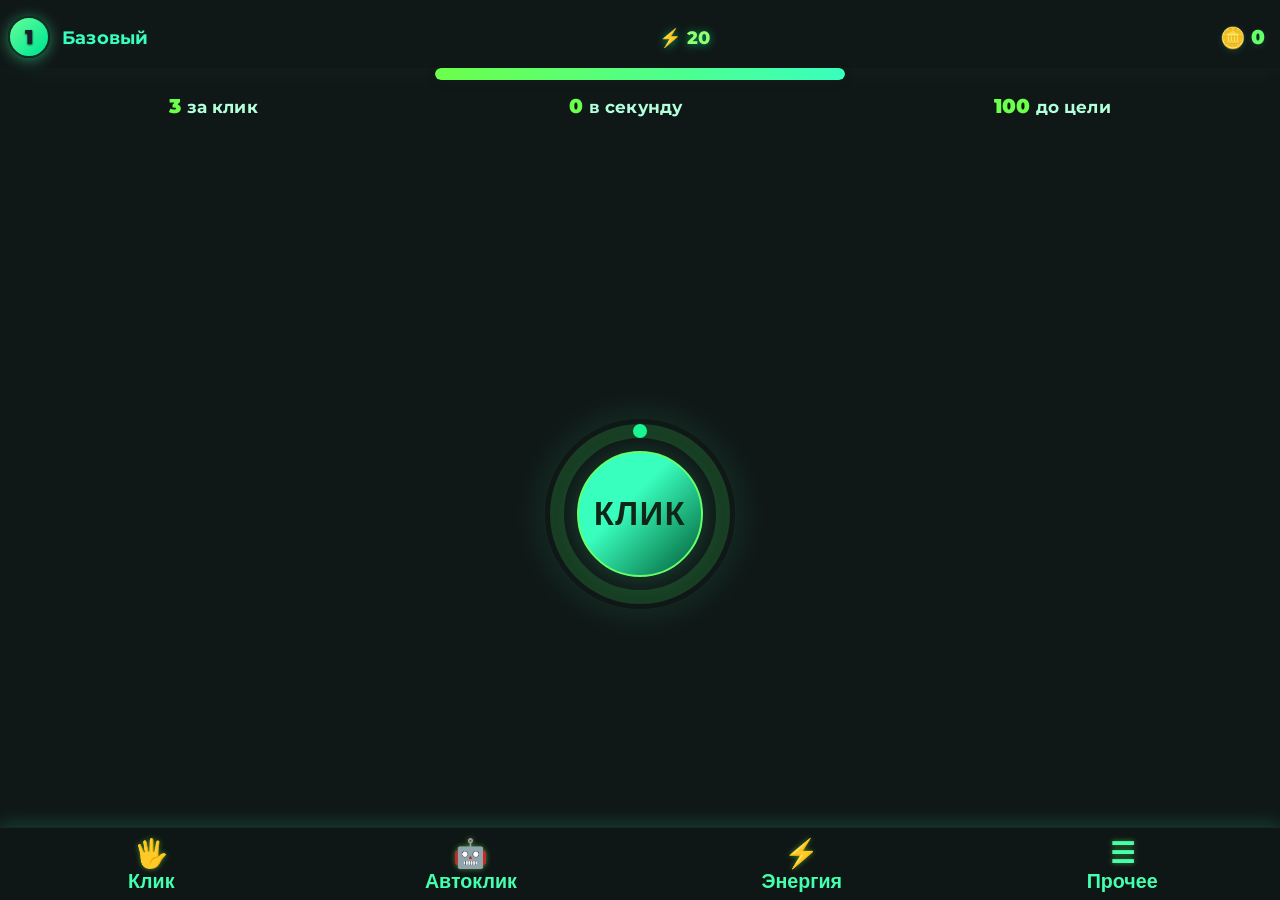
<file: index.html>
<!DOCTYPE html>
<html lang="ru">
<head>
  <meta charset="UTF-8" />
  <meta name="viewport" content="width=device-width, initial-scale=1.0"/>
  <title>Clicker Game</title>
  <link rel="stylesheet" href="css.css">
  <link href="https://fonts.googleapis.com/css2?family=Montserrat:wght@700;900&display=swap" rel="stylesheet">
</head>
<body>
  <div class="main-topbar">
    <div class="top-lvl">
      <span class="levelCircle"><span id="levelNum">1</span></span>
      <span id="levelShort">Базовый</span>
    </div>
    <div class="top-energy">
      <span class="energy-emoji">⚡</span>
      <span id="energyText">20</span>
    </div>
    <div class="top-balance">
      <span class="coin">🪙</span>
      <span id="balance">0</span>
    </div>
  </div>
  <div class="energy-bar">
    <div id="energyInner" class="energy-inner"></div>
  </div>
  <div class="top-stats-bar">
    <div><b id="statPerClick">3</b> за клик</div>
    <div><b id="statPerSec">0</b> в секунду</div>
    <div><b id="statGoal">100</b> до цели</div>
  </div>
  <div class="center-wrap">
    <div class="click-circle-wrap">
      <svg class="progress-svg" width="190" height="190" viewBox="0 0 190 190">
        <defs>
          <linearGradient id="circleGreen" x1="0" y1="0" x2="1" y2="1">
            <stop offset="0%" stop-color="#65ff6b"/>
            <stop offset="100%" stop-color="#00f2a1"/>
          </linearGradient>
        </defs>
        <circle class="track" cx="95" cy="95" r="83"/>
        <circle class="progress" id="circleProgress" cx="95" cy="95" r="83"/>
      </svg>
      <button class="main-btn" id="mainClickBtn">КЛИК</button>
    </div>
  </div>
  <nav class="bottom-nav">
    <button class="nav-btn" data-upg="click">
      <span>🖐️</span>
      <div>Клик</div>
    </button>
    <button class="nav-btn" data-upg="autoclick">
      <span>🤖</span>
      <div>Автоклик</div>
    </button>
    <button class="nav-btn" data-upg="energy-group">
      <span>⚡</span>
      <div>Энергия</div>
    </button>
    <button class="nav-btn" data-upg="other">
      <span>☰</span>
      <div>Прочее</div>
    </button>
  </nav>
  <div id="upgradePanel" class="panel-bg" style="display:none"></div>
  <script src="js.js"></script>
</body>
</html>
</file>
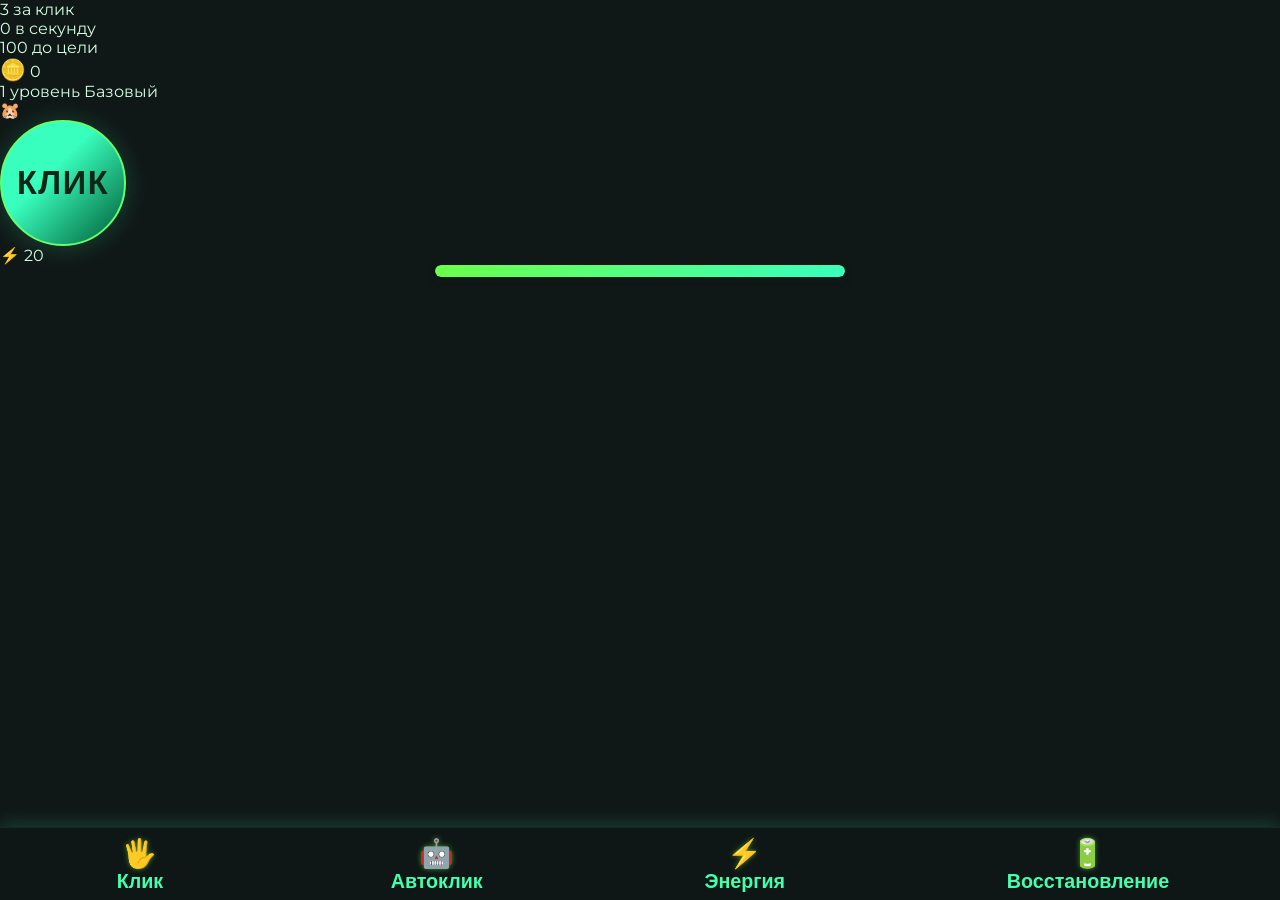
<file: html.html>
<!DOCTYPE html>
<html lang="ru">
<head>
  <meta charset="UTF-8" />
  <meta name="viewport" content="width=device-width, initial-scale=1.0"/>
  <title>Hamster Clicker</title>
  <link rel="stylesheet" href="css.css">
  <link href="https://fonts.googleapis.com/css2?family=Montserrat:wght@700;900&display=swap" rel="stylesheet">
</head>
<body>
  <div class="main-card">
    <!-- Верхняя панель с карточками -->
    <div class="top-stats">
      <div class="stat-box">
        <span id="statPerClick">3</span>
        <label>за клик</label>
      </div>
      <div class="stat-box">
        <span id="statPerSec">0</span>
        <label>в секунду</label>
      </div>
      <div class="stat-box">
        <span id="statGoal">100</span>
        <label>до цели</label>
      </div>
    </div>
    <!-- Баланс и уровень -->
    <div class="balance-row">
      <span class="coin">🪙</span>
      <span id="balance" class="main-balance">0</span>
    </div>
    <div class="level-row">
      <span id="levelName" class="level-name">1 уровень Базовый</span>
    </div>
    <div class="progress-bar">
      <div id="progressInner" class="progress-inner"></div>
    </div>
    <!-- Центр: аватар + клик -->
    <div class="avatar-wrap">
      <div class="avatar-circle">🐹</div>
      <button class="main-btn" id="mainClickBtn">КЛИК</button>
    </div>
    <!-- Энергия -->
    <div class="energy-wrap">
      <span class="energy-emoji">⚡</span>
      <span id="energyText">20 / 20</span>
    </div>
    <div class="energy-bar">
      <div id="energyInner" class="energy-inner"></div>
    </div>
  </div>
  <!-- Нижнее меню -->
  <nav class="bottom-nav">
    <button class="nav-btn" data-upg="click">
      <span>🖐️</span>
      <div>Клик</div>
    </button>
    <button class="nav-btn" data-upg="autoclick">
      <span>🤖</span>
      <div>Автоклик</div>
    </button>
    <button class="nav-btn" data-upg="energy">
      <span>⚡</span>
      <div>Энергия</div>
    </button>
    <button class="nav-btn" data-upg="regen">
      <span>🔋</span>
      <div>Восстановление</div>
    </button>
  </nav>
  <div id="upgradePanel" class="panel-bg" style="display:none"></div>
  <script src="js.js"></script>
</body>
</html>
</file>
<file: css.css>
html, body {
  margin: 0; padding: 0;
  min-height: 100vh; min-width: 100vw;
  background: #101817;
  font-family: 'Montserrat', Arial, sans-serif;
  color: #d2ffe3;
  overflow: hidden;
}
body {
  min-height: 100dvh; min-width: 100vw;
  height: 100dvh; width: 100vw;
  display: flex;
  flex-direction: column;
  position: relative;
}
.main-topbar {
  width: 100vw;
  display: flex;
  align-items: center;
  justify-content: space-between;
  padding: 13px 9px 7px 8px;
  background: #101817;
  min-height: 48px;
  gap: 7px;
  box-shadow: 0 2px 20px #32fa9008;
  z-index: 2;
}
.top-lvl {
  display: flex;
  align-items: center;
  gap: 7px;
  min-width: 93px;
}
.levelCircle {
  display: inline-block;
  background: linear-gradient(135deg,#67ff99,#00e692 90%);
  border-radius: 50%;
  width: 38px; height: 38px;
  text-align: center;
  font-weight: 900;
  font-size: 1.25rem;
  color: #181f2e;
  line-height: 39px;
  margin-right: 3px;
  box-shadow: 0 2px 14px #44ffae77;
  border: 2.5px solid #0b3324;
  text-shadow: 0 1px 2px #1c4223;
}
#levelShort {
  color: #39ffbe;
  font-weight: bold;
  font-size: 1.10rem;
  margin-left: 2px;
  letter-spacing: 0.01em;
  text-shadow: 0 2px 9px #5bffb210;
}
.top-energy {
  display: flex;
  align-items: center;
  justify-content: center;
  gap: 5px;
  font-size: 1.13rem;
  font-weight: 800;
  color: #90ff71;
  min-width: 54px;
  text-shadow: 0 1px 8px #00fa9a99;
}
.top-balance {
  display: flex;
  align-items: center;
  gap: 5px;
  font-size: 1.23rem;
  font-weight: 900;
  color: #65ff6b;
  min-width: 68px;
  text-shadow: 0 2px 7px #44ffae22;
}
.coin { font-size: 1.29rem; }
.energy-bar {
  width: 92vw;
  max-width: 410px;
  height: 12px;
  background: linear-gradient(90deg, #183e23 40%, #143e28 100%);
  border-radius: 6px;
  overflow: hidden;
  margin: 0 auto 10px auto;
  position: relative;
  box-shadow: 0 1px 16px #65ff6b22 inset, 0 1.5px 7px #0f1c1580;
  z-index: 2;
}
.energy-inner {
  height: 100%;
  width: 100%;
  background: linear-gradient(90deg,#6cff4b 0%,#39ffbe 100%);
  border-radius: 6px;
  transition: width 0.25s cubic-bezier(.7,2,.6,1.2);
  box-shadow: 0 0 15px #44ffae88;
}
.top-stats-bar {
  display: flex;
  justify-content: space-between;
  align-items: center;
  gap: 7px;
  padding: 4px 17px 10px 17px;
  font-size: 1.07rem;
  font-weight: 700;
  color: #b2ffdb;
  letter-spacing: 0.01em;
  z-index: 2;
  position: relative;
}
.top-stats-bar > div {
  flex: 1 1 auto;
  text-align: center;
}
.top-stats-bar b {
  color: #6cff4b;
  font-size: 1.14em;
  font-weight: 900;
}
.center-wrap {
  flex: 1 1 auto;
  display: flex;
  align-items: center;
  justify-content: center;
  min-height: 0;
  margin: 0;
  position: relative;
  z-index: 2;
  background: #101817;
}
.click-circle-wrap {
  width: 190px;
  height: 190px;
  display: flex;
  align-items: center;
  justify-content: center;
  position: relative;
  margin: 0 auto;
  box-shadow: 0 0 38px #44ffae22;
  border-radius: 50%;
  background: #101817;
}
.progress-svg {
  position: absolute;
  left: 0; top: 0;
  width: 190px;
  height: 190px;
  z-index: 1;
  pointer-events: none;
  border-radius: 50%;
  background: #101817;
}
.progress-svg .track {
  stroke: #183e23;
  stroke-width: 14px;
  fill: none;
}
.progress-svg .progress {
  stroke: url(#circleGreen);
  stroke-width: 14px;
  fill: none;
  stroke-linecap: round;
  transition: stroke-dasharray 0.4s cubic-bezier(.4,2,.7,1.2);
  transform: rotate(-90deg);
  transform-origin: 50% 50%;
}
.main-btn {
  display: flex;
  align-items: center;
  justify-content: center;
  width: 126px;
  height: 126px;
  border-radius: 63px;
  background: linear-gradient(135deg,#39ffbe 40%,#005a34 100%);
  color: #102616;
  font-size: 2.03rem;
  font-weight: 900;
  border: 2.5px solid #65ff6b;
  box-shadow: 0 2px 25px #44ffae33;
  cursor: pointer;
  z-index: 2;
  transition: background 0.1s, transform 0.11s;
  letter-spacing: 0.05em;
  position: relative;
}
.main-btn:active { background: #39ffbe; transform: scale(0.97);}
.bottom-nav {
  position: fixed;
  left: 0; bottom: 0;
  width: 100vw;
  background: #101817f2;
  display: flex;
  justify-content: space-around;
  align-items: center;
  box-shadow: 0 -2px 18px #39ffbe33;
  z-index: 101;
  padding: 8px 0 7px 0;
  border-top: 1.5px solid #2affae15;
  backdrop-filter: blur(2.5px);
}
.nav-btn {
  display: flex;
  flex-direction: column;
  align-items: center;
  font-size: 1.23rem;
  background: none;
  border: none;
  color: #44ffae;
  font-weight: 800;
  gap: 1px;
  cursor: pointer;
  min-width: 58px;
  padding: 2px 0 0 0;
  transition: color .13s;
  outline: none;
}
.nav-btn:active, .nav-btn.active {
  color: #6cff4b;
}
.nav-btn span {
  font-size: 1.42em;
  line-height: 1.12;
  filter: drop-shadow(0 0 2.5px #6cff4b80);
}
.panel-bg {
  display: none;
  position: fixed;
  left: 0; top: 0;
  width: 100vw; height: 100vh;
  background: #0a151295;
  z-index: 200;
}
.panel-bg.active {
  display: block;
  animation: fadeIn 0.18s;
}
@keyframes fadeIn { from {opacity: 0;} to {opacity: 1;} }
.panel {
  position: fixed;
  left: 50%;
  bottom: 0;
  transform: translateX(-50%);
  width: 99vw;
  max-width: 395px;
  background: #16351e;
  border-radius: 24px 24px 0 0;
  box-shadow: 0 0 18px #44ffae33;
  z-index: 210;
  padding: 1.1rem 1.1rem 2rem;
  animation: slideUp .18s cubic-bezier(.56,1.4,.51,1.09);
  color: #c1ffed;
}
@keyframes slideUp { from {transform:translate(-50%,100%);} to {transform:translate(-50%,0);} }
.panel-header {
  font-size: 1.13rem;
  font-weight: 900;
  display: flex;
  justify-content: space-between;
  align-items: center;
  margin-bottom: 1.05em;
  color: #6cff4b;
  text-shadow: 0 2px 8px #39ffbe44;
}
.panel-close {
  background: none;
  border: none;
  font-size: 1.5rem;
  color: #6cff4b;
  cursor: pointer;
  font-weight: bold;
  line-height: 1;
  padding: 0 7px;
}
.panel-list {
  max-height: 260px;
  overflow-y: auto;
  display: flex;
  flex-direction: column;
  gap: 1em;
  scroll-behavior: smooth;
  padding-right: 3px;
}
.panel-item {
  background: #172c1e;
  border-radius: 0.85em;
  border: 1.4px solid #39ffbe70;
  display: flex;
  justify-content: space-between;
  align-items: center;
  padding: 0.82em 1em 0.82em 1em;
  font-size: 1em;
  transition: 0.13s;
  color: #b3ffd5;
}
.panel-item.bought {
  background: #1a3324;
  opacity: 0.86;
  border: 1.3px solid #6cff4b;
  color: #6cff4b;
}
.panel-item .info {
  display: flex;
  flex-direction: column;
}
.panel-item .info span { font-size: 0.93em; color: #c1ffed; }
.panel-item button {
  font-size: 0.93rem;
  background: #39ffbe;
  color: #103716;
  border: none;
  border-radius: 11px;
  padding: 0.37em 0.87em;
  font-weight: bold;
  cursor: pointer;
  transition: 0.13s;
  box-shadow: 0 2px 13px #44ffae33;
  outline: none;
}
.panel-item button:disabled {
  background: #baffd5;
  color: #6cff4b;
  cursor: default;
  box-shadow: none;
}
.other-big-btn {
  width: 100%;
  padding: 1em;
  margin-bottom: 1em;
  font-size: 1.14em;
  font-weight: bold;
  background: linear-gradient(90deg, #39ffbe 60%, #6cff4b 100%);
  color: #181f2e;
  border: none;
  border-radius: 15px;
  box-shadow: 0 2px 8px #6cff4b20;
  cursor: pointer;
  transition: background 0.16s, color 0.13s, transform 0.09s;
}
.other-big-btn:active {
  background: #39ffbe;
  color: #103716;
  transform: scale(0.97);
}
.promo-input {
  width: 100%;
  padding: 0.8em 1em;
  font-size: 1.15em;
  border-radius: 14px;
  border: 1.5px solid #39ffbe;
  margin-bottom: 0.7em;
  outline: none;
  background: #181f2e;
  color: #39ffbe;
  box-shadow: 0 2px 7px #39ffbe16;
}
.energy-tabs {
  display: flex;
  width: 100%;
  gap: 6px;
  justify-content: center;
  margin-bottom: 13px;
  margin-top: 2px;
}
.energy-tab {
  flex: 1 1 0;
  background: #172c1e;
  color: #39ffbe;
  border: none;
  border-radius: 16px 16px 0 0;
  font-size: 1.09em;
  font-weight: 700;
  padding: 7px 1px;
  cursor: pointer;
  transition: background 0.17s, color 0.17s;
  outline: none;
}
.energy-tab.active {
  background: linear-gradient(90deg, #39ffbe 60%, #6cff4b 100%);
  color: #181f2e;
  font-weight: 900;
  box-shadow: 0 3px 15px #6cff4b20;
}
.wheel-panel { overflow: visible; }
.wheel-title {
  text-align: center;
  font-size: 1.2em;
  font-weight: 800;
  color: #39ffbe;
  margin-bottom: 0.6em;
  letter-spacing: 0.02em;
}
.wheel-wrap {
  position: relative;
  margin: 0 auto 1.1em auto;
  display: flex;
  align-items: center;
  justify-content: center;
  width: 340px !important;
  height: 340px !important;
  max-width: 98vw;
  max-height: 70vw;
}
.wheel-svg {
  background: none;
  display: block;
  margin: 0 auto;
  border-radius: 50%;
  box-shadow: 0 0 32px #39ffbe28;
  z-index: 1;
}
.wheel-arrow {
  position: absolute;
  left: 50%;
  top: -38px;
  transform: translateX(-50%);
  width: 0; height: 0;
  border-left: 22px solid transparent;
  border-right: 22px solid transparent;
  border-bottom: 32px solid #39ffbe;
  filter: drop-shadow(0 2px 6px #39ffbe99);
  z-index: 2;
}
</file>
